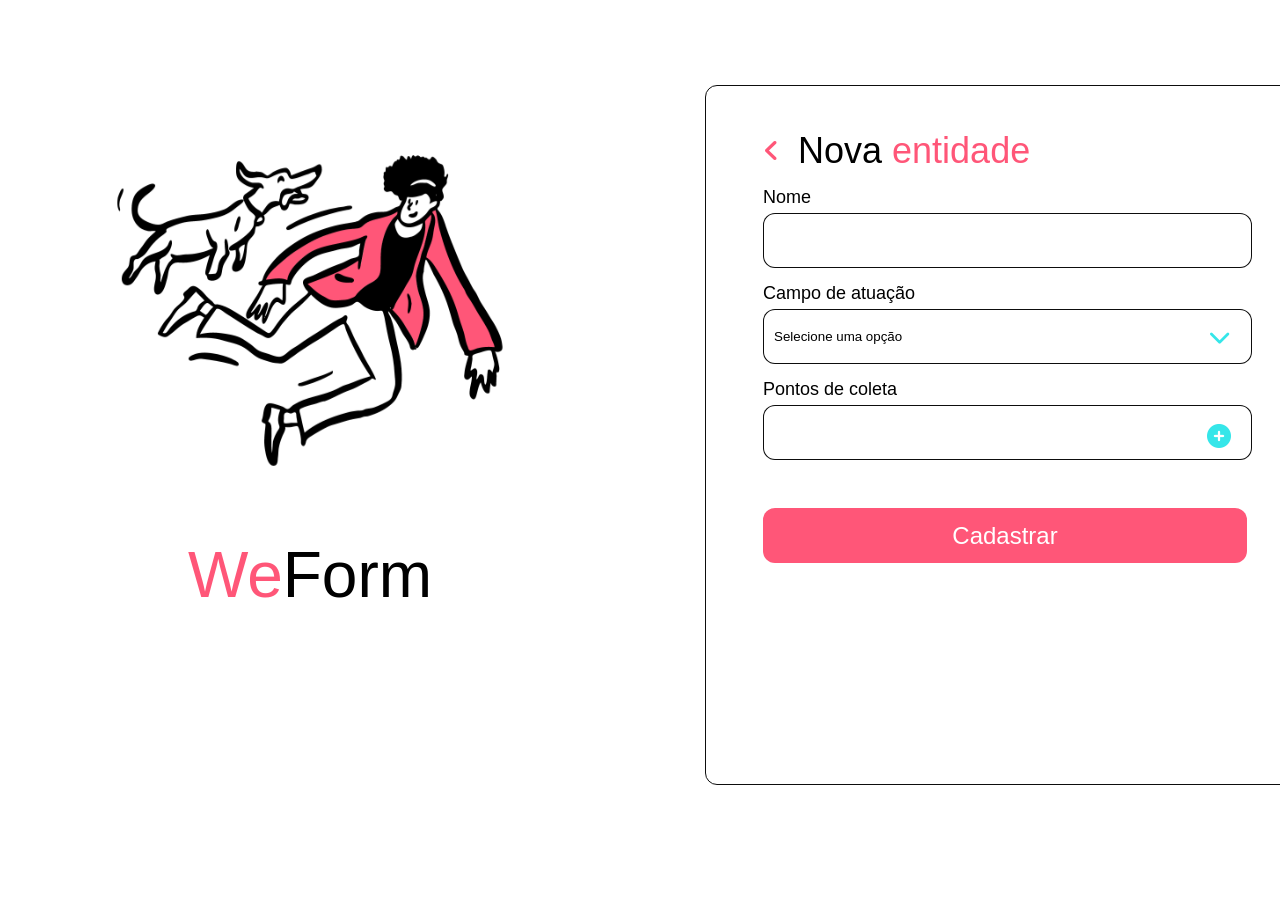
<file: cadastro-entidade.html>
<!DOCTYPE html>
<html lang="pt-br">
  <head>
    <meta charset="UTF-8" />
    <meta name="viewport" content="width=device-width, initial-scale=1.0" />
    <title>Projeto Curso CSS</title>
    <link rel="stylesheet" href="style.css" />

    <link rel="preconnect" href="https://fonts.google.com/" />
    <link rel="preconnect" href="fonts.gstatic.com" crossorigin="" />
    <link rel="stylesheet" href="https://fonts.google.com/specimen/Roboto" />
    <link
      rel="stylesheet"
      href="https://cdnjs.cloudflare.com/ajax/libs/font-awesome/6.5.0/css/all.min.css"
      integrity="sha512-..."
      crossorigin="anonymous"
      referrerpolicy="no-referrer"
    />
  </head>

  <body>
    <div class="content">
      <aside>
        <img src="assets/hero.svg" alt="" srcset="" />

        <h1><span>We</span>Form</h1>
      </aside>

      <main>
        <header>
          <a href="pagina-inicial.html">
            <i class="fa-solid fa-angle-left"></i>
          </a>

          <h2>Nova <span>entidade</span></h2>
        </header>

        <form>
          <label for="input-name">Nome</label>
          <input type="text" id="input-name" />

          <label for="input-field">Campo de atuação</label>
          <div class="select-div">
            <select id="input-field">
              <option value="options">Selecione uma opção</option>
              <option value="abrigo">Abrigo de animais</option>
              <i class="fa-solid fa-chevron-down"></i>
            </select>
          </div>

          <div class="points">
            <label for="input-points">Pontos de coleta</label>
            <input type="text" id="input-points" />
            <button-type>
              <i class="fa-solid fa-circle-plus"></i>
            </button-type>
          </div>
        </form>

        <div class="actions">
          <a href="">Cadastrar</a>
        </div>
      </main>
    </div>
  </body>
</html>
</file>
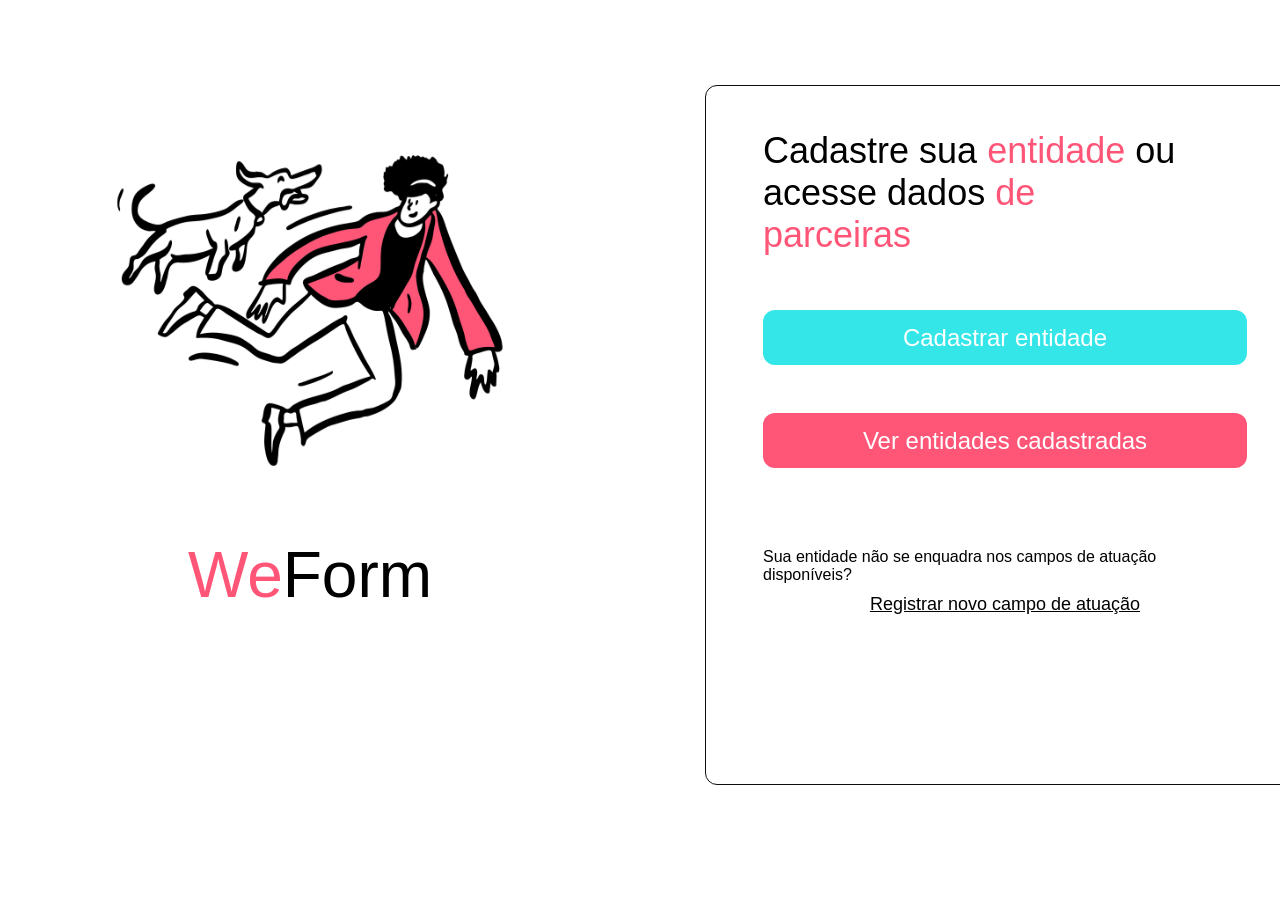
<file: pagina-inicial.html>
<!DOCTYPE html>
<html lang="pt-br">
  <head>
    <meta charset="UTF-8" />
    <meta name="viewport" content="width=device-width, initial-scale=1.0" />
    <title>Projeto Curso CSS</title>
    <link rel="stylesheet" href="style.css" />

    <link rel="preconnect" href="https://fonts.google.com/" />
    <link rel="preconnect" href="fonts.gstatic.com" crossorigin="" />
    <link rel="stylesheet" href="https://fonts.google.com/specimen/Roboto" />
    <link rel="stylesheet" href="https://cdnjs.cloudflare.com/ajax/libs/font-awesome/6.7.2/css/all.min.css" integrity="sha512-Evv84Mr4kqVGRNSgIGL/F/aIDqQb7xQ2vcrdIwxfjThSH8CSR7PBEakCr51Ck+w+/U6swU2Im1vVX0SVk9ABhg==" crossorigin="anonymous" referrerpolicy="no-referrer"/>
  </head>
  <body>
    <div class="content">
      <aside>
        <img src="assets/hero.svg" alt="" srcset="" />

        <h1><span>We</span>Form</h1>
      </aside>

      <main>
        <h2>
          Cadastre sua <span>entidade</span> ou acesse dados
          <span>de parceiras</span>
        </h2>

        <div class="actions">
          <a href="cadastro-entidade.html">Cadastrar entidade</a>
          <a href="">Ver entidades cadastradas</a>
        </div>

        <footer>
          <p>Sua entidade não se enquadra nos campos de atuação disponíveis?</p>
          <a href="">Registrar novo campo de atuação</a>
        </footer>
      </main>
    </div>
  </body>
</html>
</file>
<file: style.css>
* {
  margin: 0;
  padding: 0;
  box-sizing: border-box;
}

:root {
  font-size: 62.5%;
  --default-color: 0.1rem solid rgba(0, 0, 0, 0.95);
}

img {
  width: 450px;
  height: 450px;
}

body {
  font-family: "Roboto", sans-serif;
  font-size: 1.4rem;
}

.content {
  height: 100%;
  width: 100%;
  display: grid;
  grid-template-areas:
    ". . . . ."
    ". hero . form ."
    ". hero . form ."
    ". . . . .";
  gap: 8.5rem;
}

main {
  grid-area: form;
}

aside {
  grid-area: hero;
}

aside h1 {
  text-align: center;
  font-size: 6.4rem;
  font-weight: 500;
  line-height: 7.5rem;
}

aside h1 span,
main h2 span {
  color: #ff5678;
}

main {
  width: 60rem;
  height: 70rem;
  border: var(--default-color);
  padding: 4.4rem 5.7rem;
  border-radius: 1.2rem;
  position: relative;
}

main h2 {
  max-width: 43rem;
  font-size: 3.6rem;
  font-weight: 500;
}

main footer p {
  font-size: 1.6rem;
  margin-top: 8rem;
}

main footer a {
  margin-top: 1rem;
  font-size: 1.8rem;
  display: block;
  text-align: center;
  color: black;
}

main form label {
  font-size: 1.8rem;
  font-weight: 400;
  margin-bottom: 0.5rem;
  margin-top: 1.5rem;
  display: block;
}

main .actions {
  display: flex;
  flex-flow: column wrap;
}

div .actions a:first-child {
  background-color: #35e6e9;
  height: 5.5rem;
  font-size: 2.4rem;
  border-radius: 1.2rem;
  text-decoration: none;
  display: flex;
  justify-content: center;
  align-items: center;
  color: #fff;
  margin-top: 5.4rem;
}

div .actions a:last-child {
  background-color: #ff5678;
  height: 5.5rem;
  font-size: 2.4rem;
  border-radius: 1.2rem;
  text-decoration: none;
  display: flex;
  justify-content: center;
  align-items: center;
  color: #fff;
  margin-top: 4.8rem;
}

main form input,
main form select {
  width: 48.9rem;
  height: 5.5rem;
  background: #fff;
  border: var(--default-color);
  border-radius: 1.2rem;
  padding: 1rem;
}

main form select {
  appearance: none;
}

main form .select-div {
  position: relative;
}

main form .select-div::after {
  top: 1.6rem;
  right: 1.6rem;
  position: absolute;
  z-index: 1;
  font-weight: 600;
  font-size: 2.2rem;
  content: "\f078";
  font-family: "Font Awesome 6 Free";
  color: #35e6e9;
}

main form input + button-type {
  position: absolute;
  right: 1.6rem;
  top: calc(1.5rem + 3rem);
  background-color: transparent;
  border: none;
  color: #35e6e9;
  font-size: 2.4rem;
  font-family: "Font Awesome 6 Free";
}

main header {
  display: flex;
  align-items: center;
  gap: 0 1.8rem;
}

main form .points {
  position: relative;
}

main header i {
  font-size: 2.6rem;
  color: #ff5678;
}

main label div select i {
  color: #35e6e9;
  font-size: 2.6rem;
}
</file>
